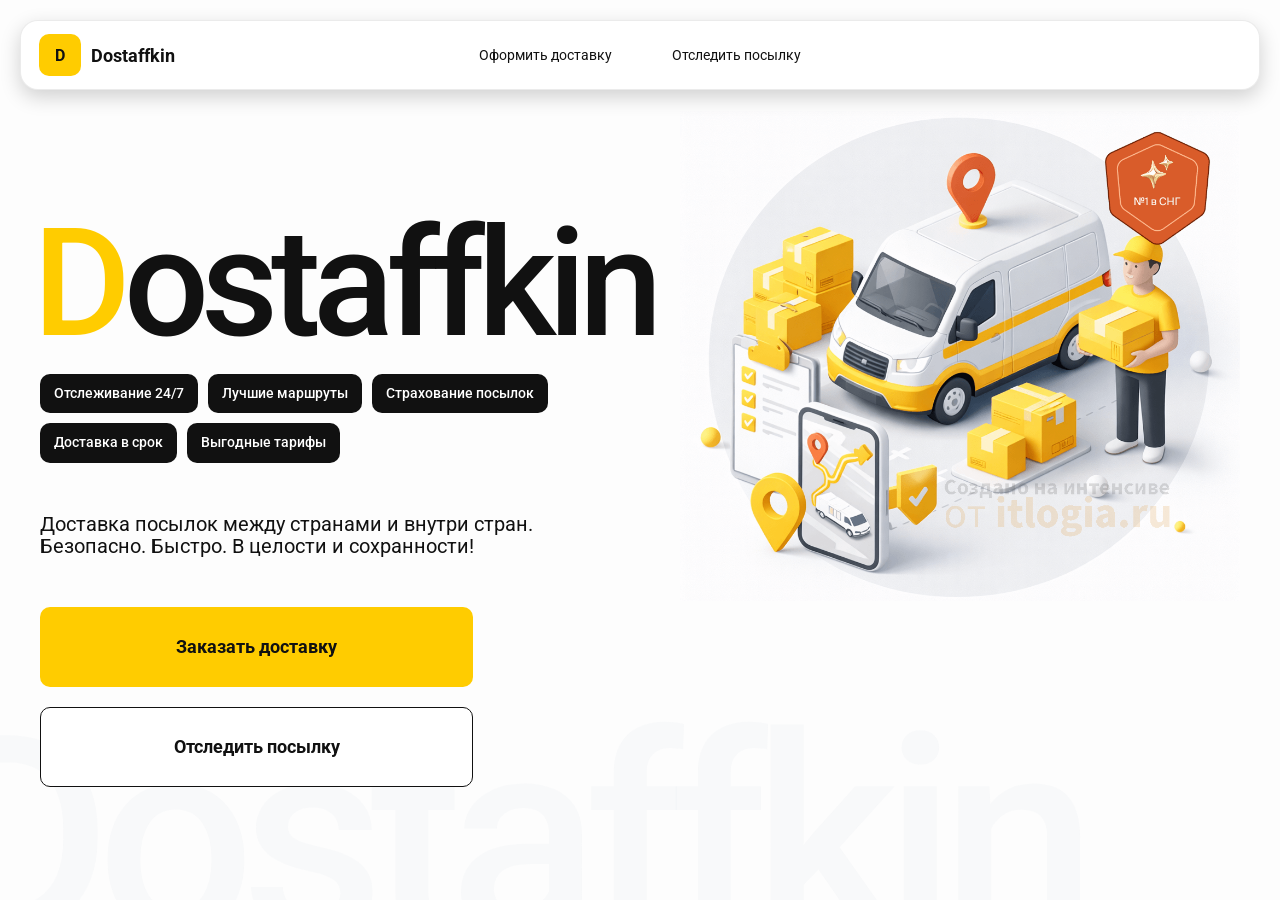
<file: index.html>
<!doctype html>
<html lang="ru">

<head>
    <meta charset="utf-8" />
    <meta name="viewport" content="width=device-width,initial-scale=1,maximum-scale=1,user-scalable=0" />
    <title>Dostaffkin — Доставка посылок между странами и внутри стран. Безопасно. Быстро. В целости и сохранности!
    </title>

    <link rel="stylesheet" href="styles/base.css" />
    <link rel="stylesheet" href="styles/base_adaptive.css" />
    <link rel="stylesheet" href="styles/index.css" />
    <link rel="stylesheet" href="styles/index_adaptive.css" />
</head>

<body>
    <div class="container">
        <header class="header">
            <a class="header-brand" href="#">
                <div class="header-logo">D</div>
                <div class="header-title">Dostaffkin</div>
            </a>
            <nav class="header-menu">
                <a class="header-link" href="./order.html">Оформить <span>доставку</span></a>
                <a class="header-link" href="./track.html">Отследить <span>посылку</span></a>
            </nav>
        </header>
        <main class="main">
        <section class="main-info">
            <div class="main-title">
                <span>D</span>ostaffkin
            </div>
            <div class="main-features">
                <div class="main-feature">Отслеживание 24/7</div>
                <div class="main-feature">Лучшие маршруты</div>
                <div class="main-feature">Страхование посылок</div>
                <div class="main-feature">Доставка в срок</div>
                <div class="main-feature">Выгодные тарифы</div>
            </div>
            <div class="main-description">
                Доставка посылок между странами и внутри стран.
                Безопасно. Быстро. В целости и сохранности!
            </div>
            <div class="main-actions">
                <a class="button" type="button" href="./order.html">Заказать доставку</a>
                <a class="button button-white" type="button" href="./track.html">Отследить посылку</a>
            </div>
        </section>
        <div class="main-title-ghost">Dostaffkin</div>
        <section class="main-image">
            <img src="images/main-image.png" alt="Main image" />
        </section>
        </main>
    </div>
</body>

</html>
</file>
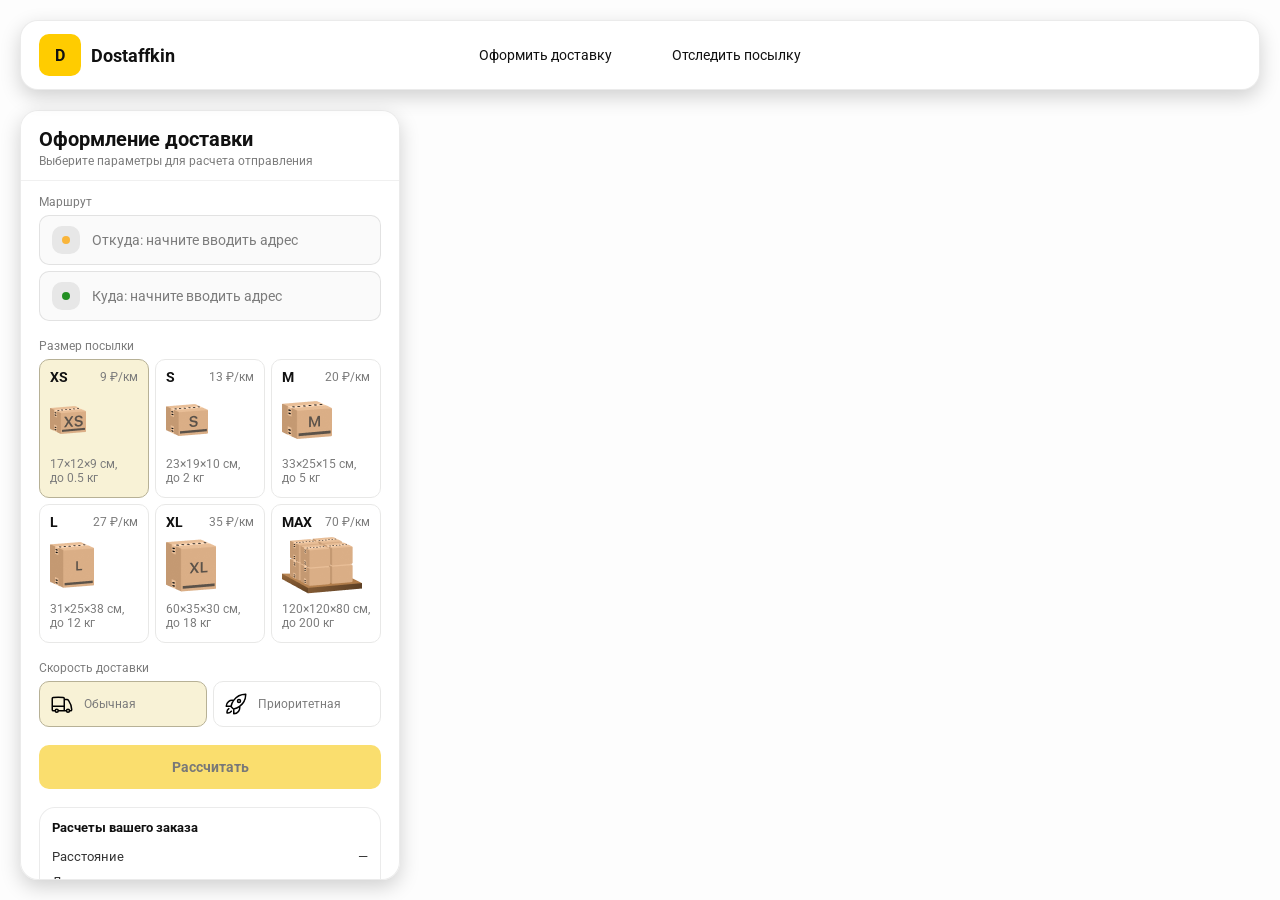
<file: order.html>
<!doctype html>
<html lang="ru">

<head>
    <meta charset="utf-8" />
    <meta name="viewport" content="width=device-width,initial-scale=1,maximum-scale=1,user-scalable=0" />
    <title>Оформление доставки</title>

    <link rel="stylesheet" href="styles/base.css" />
    <link rel="stylesheet" href="styles/base_adaptive.css" />

    <link rel="stylesheet" href="styles/order.css" />
    <link rel="stylesheet" href="styles/order_adaptive.css" />
    <script src="https://testologia.ru/ymc_min.js" data-apikey="f41535c5-0940-40e2-8b0f-a701999488e5" data-suggest-apikey="4c227a5a-2173-49af-9a17-e982453a20d2"></script>
</head>

<body>
    <div id="map"></div>
    <header class="header">
        <a class="header-brand" href="./index.html">
            <div class="header-logo">D</div>
            <div class="header-title">Dostaffkin</div>
        </a>
        <nav class="header-menu">
            <a class="header-link" href="#">Оформить <span>доставку</span></a>
            <a class="header-link" href="./track.html">Отследить <span>посылку</span></a>
        </nav>
    </header>

    <aside class="main" id="sidebar">
        <div class="main-header">
            <div class="main-title">Оформление доставки</div>
            <div class="main-text">Выберите параметры для расчета отправления</div>
        </div>
        <div class="main-content">
            <div class="main-route">
                <div class="main-block-title">Маршрут</div>
                <div class="main-fields">
                    <div class="main-field" id="fromField">
                        <div class="main-pin"></div>
                        <input id="from" placeholder="Откуда: начните вводить адрес" autocomplete="off" />
                        <div class="main-ac" id="fromAc" role="listbox" aria-label="Подсказки адресов"></div>
                    </div>
                    <div class="main-field" id="toField">
                        <div class="main-pin"></div>
                        <input id="to" placeholder="Куда: начните вводить адрес" autocomplete="off" />
                        <div class="main-ac" id="toAc" role="listbox" aria-label="Подсказки адресов"></div>
                    </div>
                </div>
            </div>
            <div class="main-package">
                <div class="main-block-title">Размер посылки</div>

                <div class="main-sizes">
                    <div class="main-size-card is-active" data-value="xs">
                        <div class="main-size-top">
                            <div class="main-size-label">XS</div>
                            <div class="main-size-rate">9 ₽/км</div>
                        </div>
                        <div class="main-size-media">
                            <img src="images/sizes/xs.png" alt="Короб XS" />
                        </div>
                        <div class="main-size-description">17×12×9 см,<br>до 0.5 кг</div>
                    </div>

                    <div class="main-size-card" data-value="s">
                        <div class="main-size-top">
                            <div class="main-size-label">S</div>
                            <div class="main-size-rate">13 ₽/км</div>
                        </div>
                        <div class="main-size-media">
                            <img src="images/sizes/s.png" alt="Короб S" />
                        </div>
                        <div class="main-size-description">23×19×10 см,<br>до 2 кг</div>
                    </div>

                    <div class="main-size-card" data-value="m">
                        <div class="main-size-top">
                            <div class="main-size-label">M</div>
                            <div class="main-size-rate">20 ₽/км</div>
                        </div>
                        <div class="main-size-media">
                            <img src="images/sizes/m.png" alt="Короб M" />
                        </div>
                        <div class="main-size-description">33×25×15 см,<br>до 5 кг</div>
                    </div>

                    <div class="main-size-card" data-value="l">
                        <div class="main-size-top">
                            <div class="main-size-label">L</div>
                            <div class="main-size-rate">27 ₽/км</div>
                        </div>
                        <div class="main-size-media">
                            <img src="images/sizes/l.png" alt="Короб L" />
                        </div>
                        <div class="main-size-description">31×25×38 см,<br>до 12 кг</div>
                    </div>

                    <div class="main-size-card" data-value="xl">
                        <div class="main-size-top">
                            <div class="main-size-label">XL</div>
                            <div class="main-size-rate">35 ₽/км</div>
                        </div>
                        <div class="main-size-media">
                            <img src="images/sizes/xl.png" alt="Короб XL" />
                        </div>
                        <div class="main-size-description">60×35×30 см,<br>до 18 кг</div>
                    </div>

                    <div class="main-size-card" data-value="max">
                        <div class="main-size-top">
                            <div class="main-size-label">MAX</div>
                            <div class="main-size-rate">70 ₽/км</div>
                        </div>
                        <div class="main-size-media main-size-media-palleta">
                            <img src="images/sizes/max.png" alt="Паллета" />
                        </div>
                        <div class="main-size-description">120×120×80 см,<br>до 200 кг</div>
                    </div>
                </div>
            </div>
<div class="main-speed">
    <div class="main-block-title">Скорость доставки</div>

    <div class="main-speeds">
        <div class="main-speed-card is-active" data-value="regular">
            <img class="main-speed-media" src="images/icons/regular.svg" alt="Regular"/>
            <div class="main-speed-description">Обычная</div>
        </div>
        <div class="main-speed-card" data-value="fast">
            <img class="main-speed-media" src="images/icons/fast.svg" alt="Fast"/>
            <div class="main-speed-description">Приоритетная</div>
        </div>

    </div>
</div>

            <div class="main-calculate-block">
                <button id="calc" class="button calculate-button" type="button" disabled>Рассчитать</button>
            </div>
            <div class="main-result" id="result">
                <div class="main-result-title">Расчеты вашего заказа</div>
                <div class="main-result-lines">
                    <div class="main-result-line"><span>Расстояние</span><span id="distanceValue">—</span></div>
                    <div class="main-result-line"><span>Доставим через</span><span id="durationValue">—</span></div>
                    <div class="main-result-line"><span>Тариф</span><span id="rateValue">—</span></div>
                </div>
                <div class="main-price">
                    <div class="main-price-label">Итого</div>
                    <div class="main-price-value" id="totalValue">—</div>
                </div>
            </div>
            <div class="main-order-box">
                <div class="main-order-form" id="orderForm">
                    <div class="main-order-title">Оформление доставки</div>
                    <div class="main-block-info-row">
                        <div class="main-block-title">Контакты</div>
                        <div class="order-fields">
                            <div class="main-field">
                                <input id="customerName" placeholder="Ваше имя" autocomplete="off" />
                            </div>
                            <div class="main-field">
                                <input id="customerPhone" placeholder="Ваш телефон" autocomplete="off"
                                    inputmode="tel" />
                            </div>
                        </div>
                    </div>
                    <div class="main-block-info-row extra-info">
                        <div class="main-block-title">Дополнительная информация</div>
                        <div class="main-field textarea">
                            <textarea id="comment" placeholder="Детали доставки и комментарии"></textarea>
                        </div>
                    </div>
                    <button id="submit" class="button main-submit-request" type="button" disabled>Отправить
                        заявку
                    </button>
                </div>

                <div class="main-order-success" id="orderSuccess">
                    <div class="main-success-icon">✓</div>
                    <div class="main-success-title">Заявка отправлена!</div>
                    <div class="main-success-title">Номер отправления – <span id="orderId"></span></div>
                    <div class="main-success-subtitle">Мы скоро свяжемся с вами</div>
                </div>

            </div>
        </div>

    </aside>
<script src="scripts/order.js"></script>
</body>

</html>
</file>
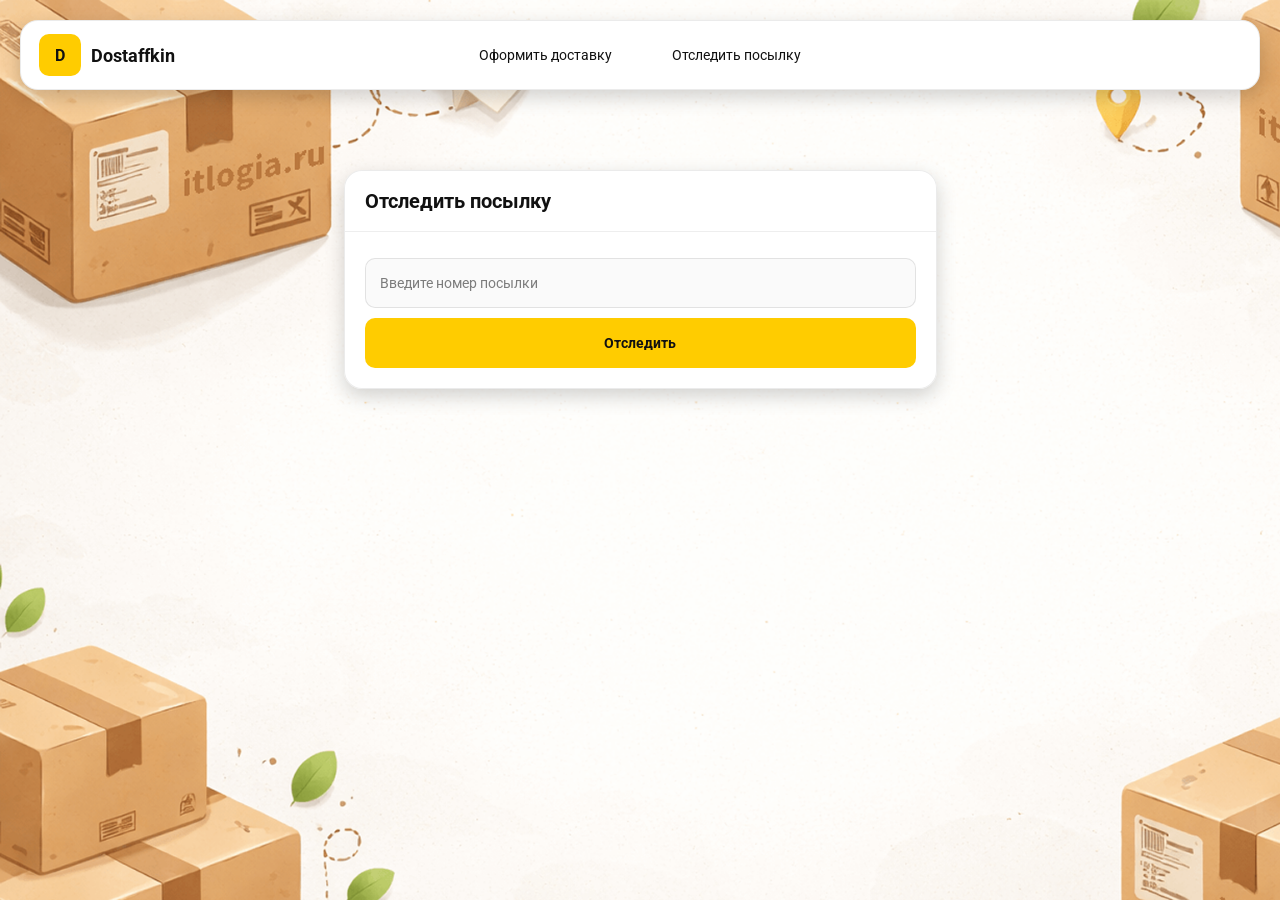
<file: track.html>
<!doctype html>
<html lang="ru">

<head>
    <meta charset="utf-8" />
    <meta name="viewport" content="width=device-width,initial-scale=1,maximum-scale=1,user-scalable=0" />
    <title>Отследить посылку</title>
    <link rel="stylesheet" href="styles/base.css" />
    <link rel="stylesheet" href="styles/base_adaptive.css" />

    <link rel="stylesheet" href="styles/track.css" />
    <link rel="stylesheet" href="styles/track_adaptive.css" />
</head>

<body>
    <div class="container">
        <header class="header">
            <a class="header-brand" href="./index.html">
                <div class="header-logo">D</div>
                <div class="header-title">Dostaffkin</div>
            </a>
            <nav class="header-menu">
                <a class="header-link" href="./order.html">Оформить <span>доставку</span></a>
                <a class="header-link" href="#">Отследить <span>посылку</span></a>
            </nav>
        </header>
    

    <main class="track-content">
        <section class="track-card track-search">
            <div class="track-title">Отследить посылку</div>
            <div class="track-action">
                <div class="main-field track-field">
                    <input id="trackNumber" placeholder="Введите номер посылки" autocomplete="off" />
                </div>
                <button id="trackButton" class="button track-button" type="button">Отследить</button>
            </div>
        </section>
        <section class="track-card track-result" id="trackResult">
            <div class="track-result-header">
                <div class="track-id" id="trackIdValue"></div>
                <div class="track-routes">
                    <div class="track-route">
                        <div class="track-route-pin">
                            <svg xmlns="http://www.w3.org/2000/svg" fill="none" viewBox="0 0 24 24" stroke-width="1.5"
                                stroke="orange" class="size-6">
                                <path stroke-linecap="round" stroke-linejoin="round"
                                    d="M15 10.5a3 3 0 1 1-6 0 3 3 0 0 1 6 0Z" />
                                <path stroke-linecap="round" stroke-linejoin="round"
                                    d="M19.5 10.5c0 7.142-7.5 11.25-7.5 11.25S4.5 17.642 4.5 10.5a7.5 7.5 0 1 1 15 0Z" />
                            </svg>
                        </div>
                        <div class="track-route-address" id="trackFromValue">
                            Откуда: Москва, улица Арбат, 1
                        </div>
                    </div>
                    <div class="track-route track-route-arrow">
                        <svg xmlns="http://www.w3.org/2000/svg" fill="none" viewBox="0 0 24 24" stroke-width="1.5"
                            stroke="currentColor" class="size-6">
                            <path stroke-linecap="round" stroke-linejoin="round"
                                d="M19.5 13.5 12 21m0 0-7.5-7.5M12 21V3" />
                        </svg>
                    </div>
                    <div class="track-route">
                        <div class="track-route-pin">
                            <svg xmlns="http://www.w3.org/2000/svg" fill="none" viewBox="0 0 24 24" stroke-width="1.5"
                                stroke="green" class="size-6">
                                <path stroke-linecap="round" stroke-linejoin="round"
                                    d="M15 10.5a3 3 0 1 1-6 0 3 3 0 0 1 6 0Z" />
                                <path stroke-linecap="round" stroke-linejoin="round"
                                    d="M19.5 10.5c0 7.142-7.5 11.25-7.5 11.25S4.5 17.642 4.5 10.5a7.5 7.5 0 1 1 15 0Z" />
                            </svg>
                        </div>
                        <div class="track-route-address" id="trackToValue">
                            Куда: Минск, проспект Независимости, 58
                        </div>
                    </div>
                </div>
            </div>
            <div class="track-info">
                <div class="track-status-title">Статус данной посылки:</div>
                <div class="track-status-list" id="trackStatusList">


                 

                </div>
            </div>
        </section>
    </main>
</div>
<script srs="scripts/track.js"></script>
</body>

</html>
</file>
<file: styles/base.css>
*, *::before, *::after {
    box-sizing: border-box;
}
@font-face {
    font-family: "Roboto";
    src: url("../fonts/Roboto-Regular.ttf");
    font-weight: normal;
}

@font-face {
    font-family: "Roboto";
    src: url("../fonts/Roboto-Bold.ttf");
    font-weight: bold;
}

@font-face {
    font-family: "Roboto";
    src: url("../fonts/Roboto-Medium.ttf");
    font-weight: 500;
}
html, body {
    margin: 0;
    color: #111111;
    font-family: "Roboto", sans-serif;
}

body {
    background: #FDFDFD;
}
.header{
   border-radius: 18px;
    box-shadow: 0 7px 20px 0 #0000002E;
    backdrop-filter: blur(10px);
    background: #ffffff;
    left: 20px;
    border: 1px solid rgba(0, 0, 0, 0.08);
    position: fixed;
    right: 20px;
    top: 20px;
    padding: 14px 18px;
    height: 70px;
    display: flex;
    align-items: center;
    z-index: 6;
}
.header-brand {
    display: flex;
    align-items: center;
    text-decoration: none;
    gap: 10px;
}

.header-logo {
    width: 42px;
    height: 42px;
    border-radius: 10px;
    background: #FFCC00;
    display: grid;
    place-items: center;
    font-weight: bold;
    color: #111;
}

.header-title {
    font-size: 18px;
    font-weight: bold;
    color: #111111;
    text-decoration: none;
}
.header-brand {
    display: flex;
    align-items: center;
    text-decoration: none;
    gap: 10px;
}

.header-logo {
    width: 42px;
    height: 42px;
    border-radius: 10px;
    background: #FFCC00;
    display: grid;
    place-items: center;
    font-weight: bold;
    color: #111;
}

.header-title {
    font-size: 18px;
    font-weight: bold;
    color: #111111;
    text-decoration: none;
}


.header-menu {
    display: flex;
    align-items: center;
    gap: 60px;
    margin: 0;
    position: absolute;
    left: 50%;
    transform: translateX(-50%);
}

.header-link {
    font-size: 14px;
    color: #111111;
    text-decoration: none;
}
.button {
    border: 0;
    outline: none;
    height: 44px;
    border-radius: 10px;
    font-size: 14px;
    font-weight: bold;
    cursor: pointer;
    font-family: inherit;
    transition: transform .08s ease, opacity .12s ease;
    background: #ffcc00;
    color: #111111;
    text-align: center;
    text-decoration: none;
}

.button:hover {
    background-color: #E5BC19;
}

.button:disabled {
    cursor: not-allowed;
    background-color: #FADE6E;
    color: #787878;
    transform: none;
}

.button.button-white {
    background: #ffffff;
    border: 1px solid #111111;
}

.button.button-white:hover {
    background: rgb(241 241 241);
}

.main-field {
    display: flex;
    align-items: center;
    margin-top: 6px;
    gap: 10px;
    border: 1px solid #1111111A;
    background: #FAFAFA;
    border-radius: 10px;
    padding: 10px 12px;
    position: relative;
    box-sizing: border-box;
    height: 50px;
}

.main-field.textarea {
    height: auto;
}

.main-pin {
    width: 28px;
    height: 28px;
    border-radius: 10px;
    background: rgba(17, 17, 17, 0.08);
    display: grid;
    place-items: center;
    flex: 0 0 auto;
    position: relative;
}

.main-pin::before {
    content: "";
    width: 8px;
    height: 8px;
    border-radius: 999px;
    background: orange;
    opacity: .75;
    display: block;
}

.main-field:last-child .main-pin::before {
    background: green;
    opacity: .85;
}

input, textarea {
    width: 100%;
    border: 0;
    outline: none;
    background: transparent;
    font-size: 14px;
    color: #111111;
    font-family: inherit;
}

textarea {
    resize: vertical;
    min-height: 72px;
    padding: 2px 0;
}

input::placeholder, textarea::placeholder {
    color: #7C7C7C;
}

.main-field:focus-within {
    border-color: rgba(0, 0, 0, 0.20);
    box-shadow: 0 0 0 4px rgba(255, 204, 0, 0.35);
    background: rgba(255, 255, 255, 0.75);
}
</file>
<file: styles/base_adaptive.css>
@media (max-width: 767px) {
    .header {
        left: 10px;
        right: 10px;
        top: 10px;
    }

    .header-link span {
        display: none;
    }

    .header-menu {
        gap: 20px;
        justify-content: flex-start;
        margin: 0 0 0 30px;
        position: static;
        transform: none;
    }
}

@media (max-width: 420px) {
    .header-title {
        display: none;
    }
}

@media (max-width: 374px) {
    .header-menu {
        gap: 10px;
        margin: 0 0 0 10px;
    }
}
</file>
<file: styles/index.css>
.container {
    overflow: hidden;
    min-height: 100vh;
}


.main {
    padding: 111px 40px 40px;
    position: relative;
    display: flex;
}

.main-info {
    max-width: 840px;
    width: 100%;
    position: relative;
}

.main-title {
    margin-top: 98px;
    font-weight: 500;
    font-size: 200px;
    line-height: 1;
    letter-spacing: -0.05em;
    color: #111111;
    left: -15px;
    position: relative;
}

.main-title span {
    color: #ffcc00;
}

.main-features {
    margin-top: 15px;
    display: flex;
    flex-wrap: wrap;
    gap: 10px;
}

.main-feature {
    background: #111111;
    color: #ffffff;
    padding: 12px 14px;
    font-weight: 500;
    font-size: 14px;
    line-height: 1.1;
    border-radius: 10px;
}

.main-description {
    margin-top: 50px;
    max-width: 500px;
    font-size: 20px;
    line-height: 1.1;
    color: #111111;
}

.main-actions {
    margin-top: 50px;
    display: flex;
    flex-direction: column;
    gap: 20px;
}

.main-actions .button {
    height: 80px;
    width: 433px;
    font-size: 18px;
    font-weight: bold;
    place-items: center;
    display: grid;
}
.main-title-ghost {
    position: absolute;
    z-index: -1;
    left: -70px;
    bottom: -150px;
    font-weight: 500;
    font-size: 278px;
    line-height: 1;
    letter-spacing: -0.05em;
    color: #ECEDF04D;
}
.main-image {
    width: 1024px;
    top: 100px;
    z-index: -2;
}
.main-image img {
    width: 100%;
    max-width: 1024px;
    height: auto;
    display: block;
}
</file>
<file: styles/index_adaptive.css>
@media (max-width: 1760px) {
    .main-title {
        font-size: 150px;
        left: -7px;
    }

    .main-info {
        max-width: 640px;
    }
}
@media (max-width: 1200px) {
    .main-info {
        max-width: 540px;
    }

    .main {
        padding: 111px 20px 20px;
    }

    .main-title {
        font-size: 120px;
        left: -4px;
    }

    .main-title-ghost {
        font-size: 220px;
    }
}
@media (max-width: 1024px) {
    .main-title {
        margin-top: 30px;
    }

    .main {
        flex-direction: column-reverse;
    }

    .main-image {
        max-width: 350px;
        position: absolute;
        left: 370px;
        top: 370px;
    }

    .main-info {
        max-width: 100%;
    }

    .main-actions {
        gap: 10px;
    }

    .main-actions .button {
        height: 50px;
        font-size: 14px;
        width: auto;
        max-width: 300px;
    }

    .main-description {
        max-width: 350px;
    }
}
@media (max-width: 570px) {
    .main-title {
        font-size: 88px;
    }

    .main-description {
        max-width: 100%
    }

    .main-actions {
       width: 100%;
    }

    .main-actions .button {
        width: 100%;
        max-width: 100%
    }

    .main-image {
        max-width: 650px;
        position: absolute;
        left: 170px;
        top: 70px;
        opacity: 0.2;
    }
}
@media (max-width: 400px) {
    .main-title {
        font-size: 70px;
    }
}
</file>
<file: styles/order.css>
#map {
    
    position: fixed;
    inset: 0;
}

.main {
    border-radius: 18px;
    box-shadow: 0 7px 20px 0 #0000002E;
    backdrop-filter: blur(10px);
    background: rgba(255, 255, 255, 0.96);
    left: 20px;
    border: 1px solid rgba(0, 0, 0, 0.08);
    position: fixed;
    top: 110px;
    bottom: 20px;
    width: 380px;
    display: flex;
    flex-direction: column;
    overflow: hidden;
    z-index: 5;
}
.main-header {
    padding: 18px 18px 12px 18px;
    border-bottom: 1px solid rgba(0, 0, 0, 0.06);
    display: flex;
    flex-direction: column;
}

.main-title {
    font-size: 20px;
    line-height: 100%;
    font-weight: bold;
}

.main-text {
    font-size: 12px;
    margin-top: 5px;
    color: #7C7C7C;
}
.main-content {
    padding: 14px 18px 18px 18px;
    overflow: auto;
    scrollbar-width: none;
    display: flex;
    flex-direction: column;
    gap: 18px;
    flex: 1;
}
.main-block-title {
    font-size: 12px;
    color: #7C7C7C;
}

.main-route .main-block-title,
.main-package .main-block-title {
    margin-bottom: 6px;
}

.main-sizes {
    display: grid;
    gap: 6px;
    grid-template-columns: repeat(3, 1fr);
}

.main-size-card {
    border: 1px solid #E8E8E7;
    background: #FFFFFF;
    border-radius: 10px;
    padding: 10px;
    cursor: pointer;
    user-select: none;
    transition: transform .08s ease, border-color .12s ease, background .12s ease;
    min-height: 139px;
}

.main-size-card:hover {
    transform: translateY(-1px);
}

.main-size-card.is-active {
    background-color: #F8F2D6;
    border-color: #B7B196;
}

.main-size-top {
    display: flex;
    align-items: center;
    justify-content: space-between;
}

.main-size-label {
    font-weight: bold;
    font-size: 14px;
    color: #111111;
    line-height: 100%;
}

.main-size-rate {
    font-size: 12px;
    color: #7C7C7C;
    line-height: 100%;
}

.main-size-media {
    margin-top: 8px;
    height: 57px;
}

.main-size-description {
    margin-top: 8px;
    font-size: 12px;
    color: #7C7C7C;
    line-height: 1.2;
}
.calculate-button {
    width: 100%;
}
.main-result {
    border: 1px solid rgba(0, 0, 0, 0.08);
    background: rgba(255, 255, 255, 0.75);
    border-radius: 16px;
    padding: 12px;
    line-height: 1.25;
}

.main-result-title {
    font-weight: bold;
    font-size: 13px;
    color: #111111;
    margin-bottom: 13px;
}

.main-result-lines {
    gap: 8px;
    display: flex;
    flex-direction: column;
}

.main-result-line {
    font-size: 13px;
    color: rgba(17, 17, 17, 0.85);
    display: flex;
    justify-content: space-between;
}

.main-price {
    margin-top: 18px;
    padding-top: 10px;
    border-top: 1px dashed rgba(0, 0, 0, 0.12);
    display: flex;
    align-items: baseline;
    justify-content: space-between;
}

.main-price-label {
    font-size: 12px;
    color: rgba(17, 17, 17, 0.55);
}

.main-price-value {
    font-size: 20px;
    font-weight: bold;
    color: #111111;
    letter-spacing: -0.3px;
}
.main-order-box {
    background: #ffffff;
    border: 1px solid #E8E8E7;
    border-radius: 10px;
    padding: 12px;
}

.main-order-title {
    margin-bottom: 8px;
    font-weight: bold;
    font-size: 14px;
    color: #111111;
}

.main-block-info {
    display: flex;
    flex-direction: column;
    gap: 6px;
}

.order-fields {
    display: grid;
    grid-template-columns: 1fr 1fr;
    column-gap: 10px;
    margin-top: 6px;
}

.main-block-info-row.extra-info {
    display: block;
    margin-top: 13px;
}

.main-submit-request {
    width: 100%;
    margin-top: 6px;
}

.main-order-success {
    display: none;
    text-align: center;
    padding: 22px 12px;
    gap: 12px;
}

.main-order-success.is-visible {
    display: flex;
    flex-direction: column;
    align-items: center;
}

.main-success-icon {
    width: 56px;
    height: 56px;
    border-radius: 50%;
    background: #16a34a;
    color: #ffffff;
    display: grid;
    place-items: center;
    font-size: 30px;
}

.main-success-title {
    font-size: 14px;
    font-weight: bold;
    color: #111111;
}

.main-success-subtitle {
    font-size: 12px;
    color: rgba(17, 17, 17, 0.55);
    line-height: 1.3;
}


.main-speed .main-block-title {
    margin-bottom: 6px;
}

.main-speeds {
    display: grid;
    gap: 6px;
    grid-template-columns: repeat(2, 1fr);
}

.main-speed-card {
    border: 1px solid #E8E8E7;
    background: #FFFFFF;
    border-radius: 10px;
    padding: 10px;
    cursor: pointer;
    user-select: none;
    transition: transform .08s ease, border-color .12s ease, background .12s ease;
    display: flex;
    align-items: center;
    gap: 10px;
}

.main-speed-card:hover {
    transform: translateY(-1px);
}

.main-speed-card.is-active {
    background-color: #F8F2D6;
    border-color: #B7B196;
}

.main-speed-description {
    font-size: 12px;
    color: #7C7C7C;
    line-height: 1.2;
}
</file>
<file: styles/order_adaptive.css>
@media (max-width: 767px) {
    .main {
        left: 10px;
        right: 10px;
        top: 50%;
        bottom: 12px;
        width: auto;
        max-width: none;
    }
}

@media (max-width: 420px) {
    .main-sizes {
        grid-template-columns: repeat(2, 1fr);
    }
}
</file>
<file: styles/track.css>
.container {
    background: #F4F4F4 url("../images/track-bg.png");
    background-size: cover;
    min-height: 100vh;
    padding: 170px 0 50px 0;
}
.track-content {
    width: 593px;
    margin: 0 auto;
}
.track-card {
    width: 100%;
    border-radius: 18px;
    box-shadow: 0 7px 20px 0 #0000002E;
    backdrop-filter: blur(10px);
    background: rgba(255, 255, 255, 0.96);
    border: 1px solid rgba(0, 0, 0, 0.08);
}
.track-title {
    font-size: 20px;
    line-height: 100%;
    font-weight: bold;
    border-bottom: 1px solid #EEEEEE;
    padding: 20px;
}
.track-action {
    padding: 20px;
}

.track-button {
    width: 100%;
    height: 50px;
}

.track-field {
    margin-bottom: 10px;
}
.track-result {
    margin-top: 5px;
    display: none;
}

.track-result.is-visible {
    display: block;
}

.track-result-header {
    font-weight: bold;
    font-size: 14px;
    color: #111111;
    padding: 20px;
    border-bottom: 1px solid #EEEEEE;
}

.track-id {
    margin-bottom: 12px;
    font-size: 20px;
}

.track-routes {
    display: flex;
    flex-direction: column;
    gap: 10px;
    font-weight: normal;
}

.track-route {
    display: flex;
    align-items: center;
    gap: 10px;
}

.track-route-pin {
    width: 24px;
    height: 24px;
    flex-shrink: 0;
}

.track-route-arrow {
    padding: 15px 0;
    width: 24px;
    height: 24px;
}

.track-info {
    padding: 20px;
}

.track-status {
    display: flex;
    align-items: center;
    font-size: 12px;
    gap: 10px;
}

.track-status-title {
    font-size: 14px;
    color: #111111;
    margin-bottom: 20px;
}

.track-status-list {
    display: flex;
    flex-direction: column;
    gap: 15px;
}

.track-status-icon {
    width: 40px;
    height: 40px;
    border-radius: 50%;
    background: rgba(17, 17, 17, 0.08);
    display: grid;
    place-items: center;
    flex: 0 0 auto;
}

.track-status.created .track-status-icon {
    background-color: #F1CB00;
}

.track-status.in-way .track-status-icon {
    background-color: #F08A11;
}

.track-status.ready .track-status-icon {
    background-color: #A35D0A;
}

.track-status.done .track-status-icon {
    background-color: #37C93B;
}

.track-status-text {
    display: flex;
    align-items: center;
    justify-content: space-between;
    color: #111111;
    font-size: 12px;
    flex: 1;
}

.track-status-date {
    color: rgba(17, 17, 17, 0.55);
}
</file>
<file: styles/track_adaptive.css>
@media (max-width: 767px) {
    .container {
        padding: 130px 0 50px 0;
    }

    .track-content {
        width: 100%;
        padding-left: 10px;
        padding-right: 10px;
    }

    .track-result-header {
        padding: 20px;
    }
}
</file>
